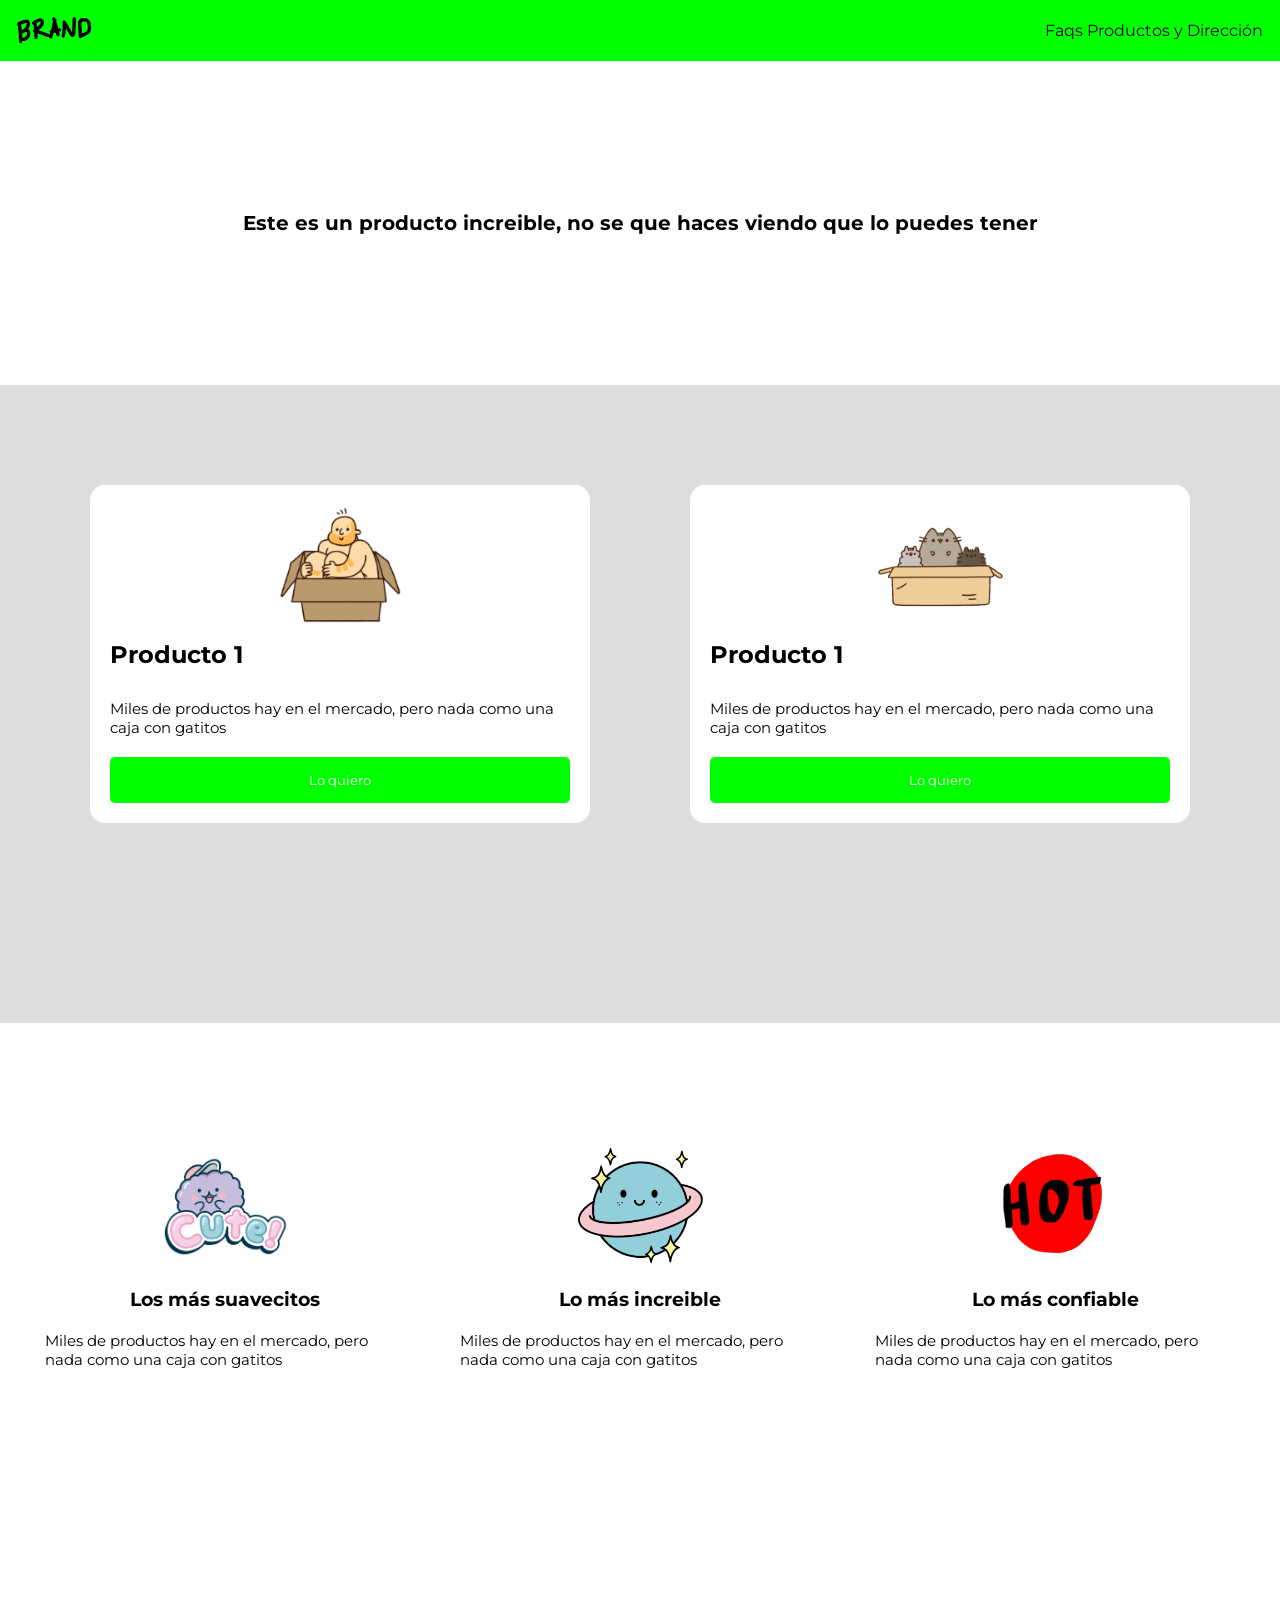
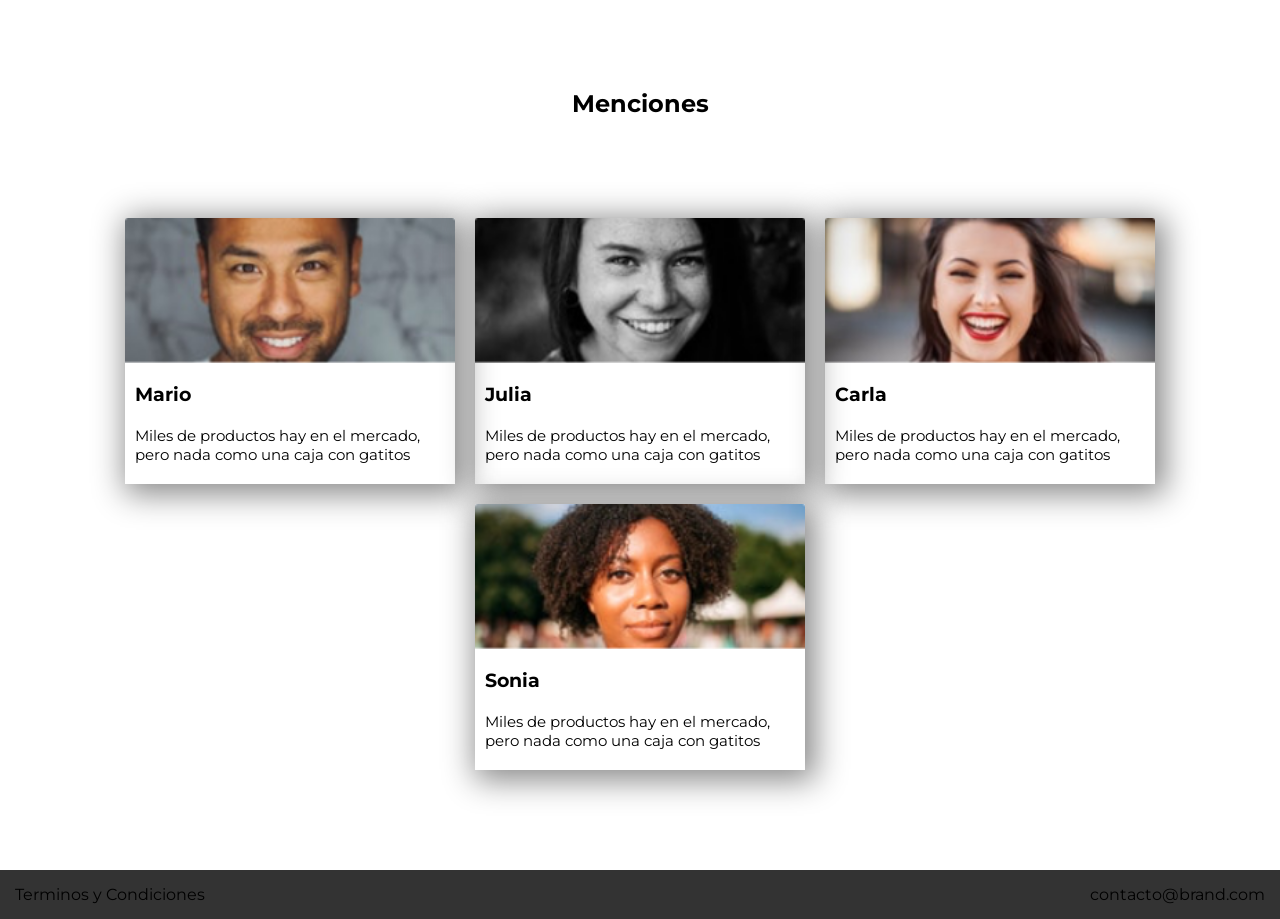
<file: reto3-4/html/index.html>
<!DOCTYPE html>
<html lang="en">
<head>
    <meta charset="UTF-8">
    <meta name="viewport" content="width=device-width, initial-scale=1.0">
    <link rel="stylesheet" type="text/css" href="../css/estilos.css">
    <title>Reto 3 y 4</title>
    <link rel="preconnect" href="https://fonts.googleapis.com">
    <link rel="preconnect" href="https://fonts.gstatic.com" crossorigin>
    <link href="https://fonts.googleapis.com/css2?family=Montserrat:ital,wght@0,100..900;1,100..900&display=swap" rel="stylesheet">
</head>
<body>
    <header>
        <img src="../img/logo.png">
        <div class="links_container">
            <a>Faqs</a>
            <a>Productos y Dirección</a>
        </div>
    </header>
    <section class="titulo_principal_container">
        <h1>Este es un producto increible, no se que haces viendo que lo puedes tener</h1>
    </section>
    <section class="productos_container">
        <div class="producto">
            <img src="../img/box1.png">
            <h2 class="titulo_producto">Producto 1</h2>
            <p class="descripcion_producto">Miles de productos hay en el mercado, pero nada como una caja con gatitos</p>
            <button class="boton_producto">Lo quiero</button>
        </div>
        <div class="producto">
            <img src="../img/box2.png">
            <h2 class="titulo_producto">Producto 1</h2>
            <p class="descripcion_producto">Miles de productos hay en el mercado, pero nada como una caja con gatitos</p>
            <button class="boton_producto">Lo quiero</button>
        </div>
    </section>
    <section class="cards_container">
        <div class="row">
            <div class="col-1 col-md-1 card">
                <img src="../img/b1.png">
                <h3 class="titulo_card">Los más suavecitos</h3>
                <p class="descripcion_card">Miles de productos hay en el mercado, pero nada como una caja con gatitos</p>
            </div>
            <div class="col-2 col-md-2 card">
                <img src="../img/b2.png">
                <h3 class="titulo_card">Lo más increible</h3>
                <p class="descripcion_card">Miles de productos hay en el mercado, pero nada como una caja con gatitos</p>
            </div>
            <div class="col-3 col-md-3 card">
                <img src="../img/b3.png">
                <h3 class="titulo_card">Lo más confiable</h3>
                <p class="descripcion_card">Miles de productos hay en el mercado, pero nada como una caja con gatitos</p>
            </div>
        </div>
    </section>
    <div id="titulo_menciones_container">
        <h2 id="menciones_titulo">Menciones</h2>
    </div>
    <section class="menciones_container">
        <div class="mencion">
            <img src="../img/p1.png">
            <h3 class="nombre_mencion">Mario</h3>
            <p class="descripcion_mencion">Miles de productos hay en el mercado, pero nada como una caja con gatitos</p>
        </div>
        <div class="mencion">
            <img src="../img/p2.png">
            <h3 class="nombre_mencion">Julia</h3>
            <p class="descripcion_mencion">Miles de productos hay en el mercado, pero nada como una caja con gatitos</p>
        </div>
        <div class="mencion">
            <img src="../img/p3.png">
            <h3 class="nombre_mencion">Carla</h3>
            <p class="descripcion_mencion">Miles de productos hay en el mercado, pero nada como una caja con gatitos</p>
        </div>
        <div class="mencion">
            <img src="../img/p4.png">
            <h3 class="nombre_mencion">Sonia</h3>
            <p class="descripcion_mencion">Miles de productos hay en el mercado, pero nada como una caja con gatitos</p>
        </div>
    </section>
    <footer>
        <a>Terminos y Condiciones</a>
        <a>contacto@brand.com</a>
    </footer>
</body>
</html>
</file>
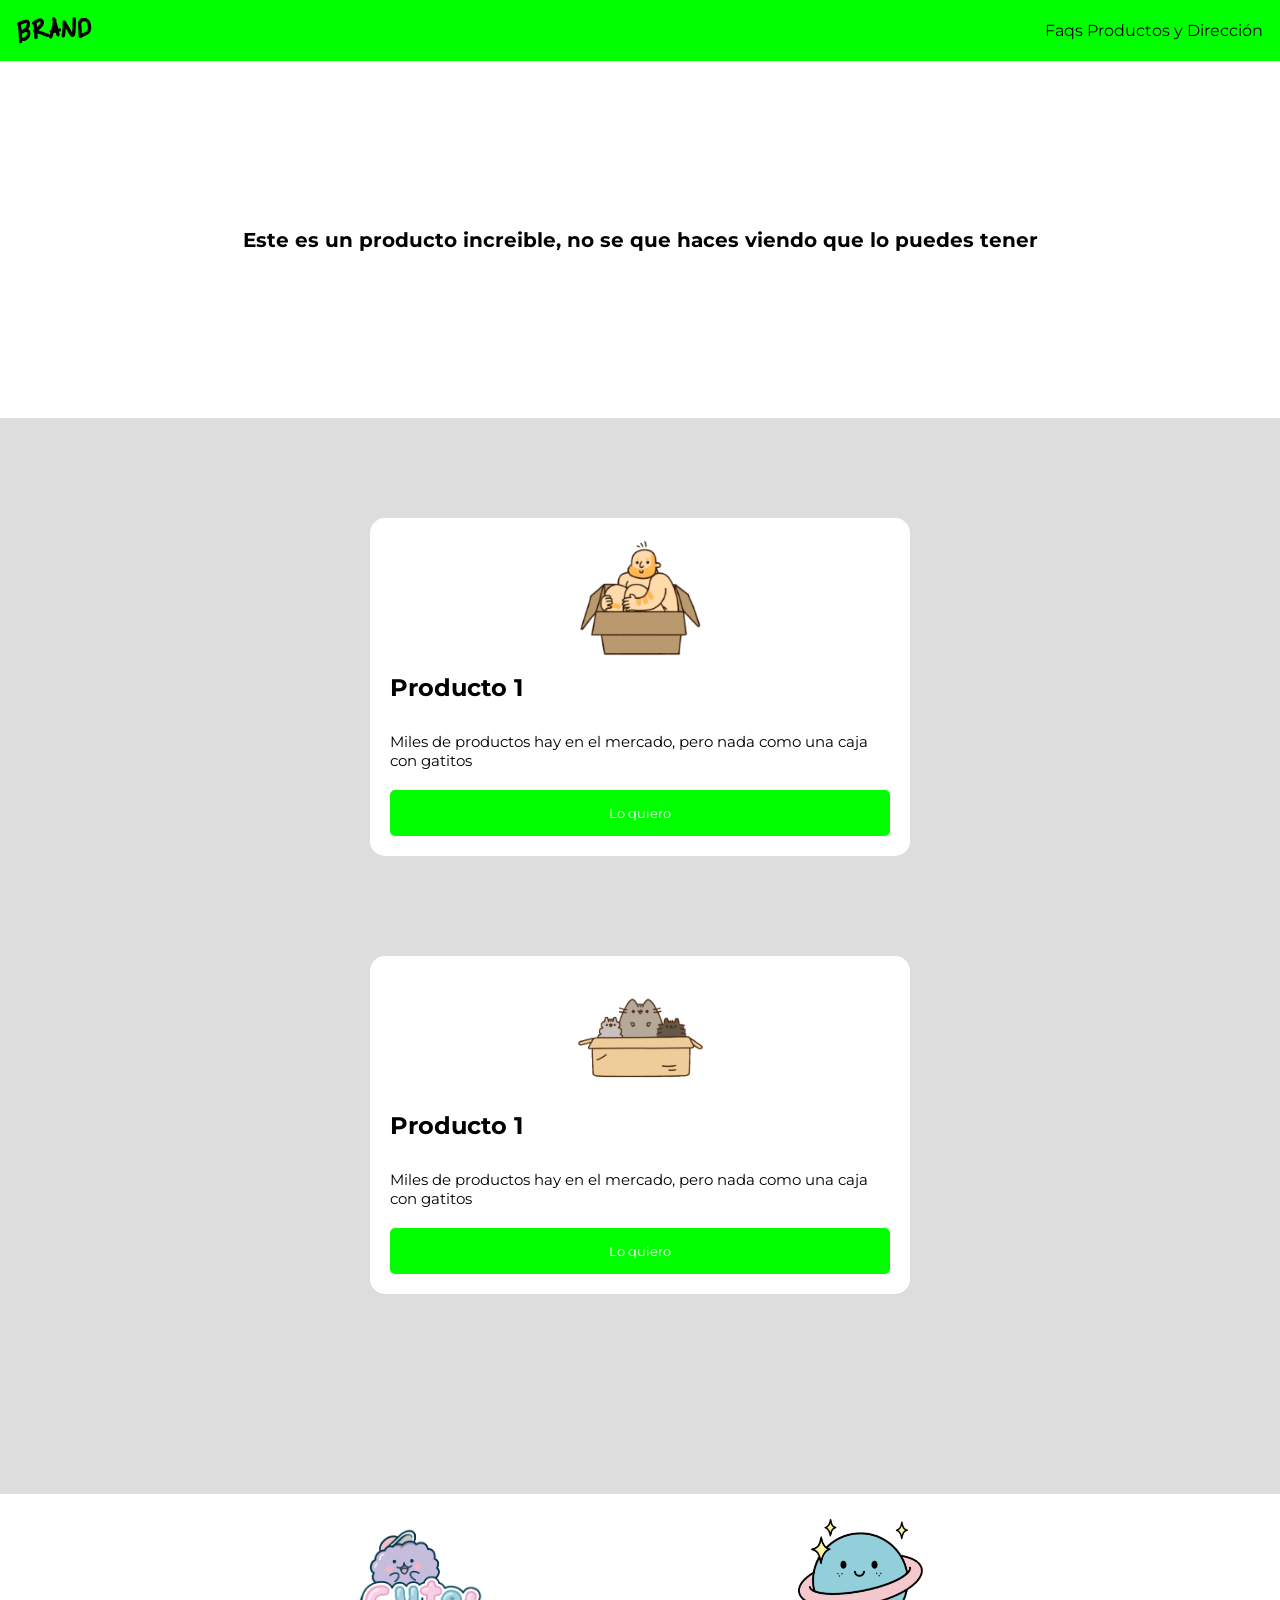
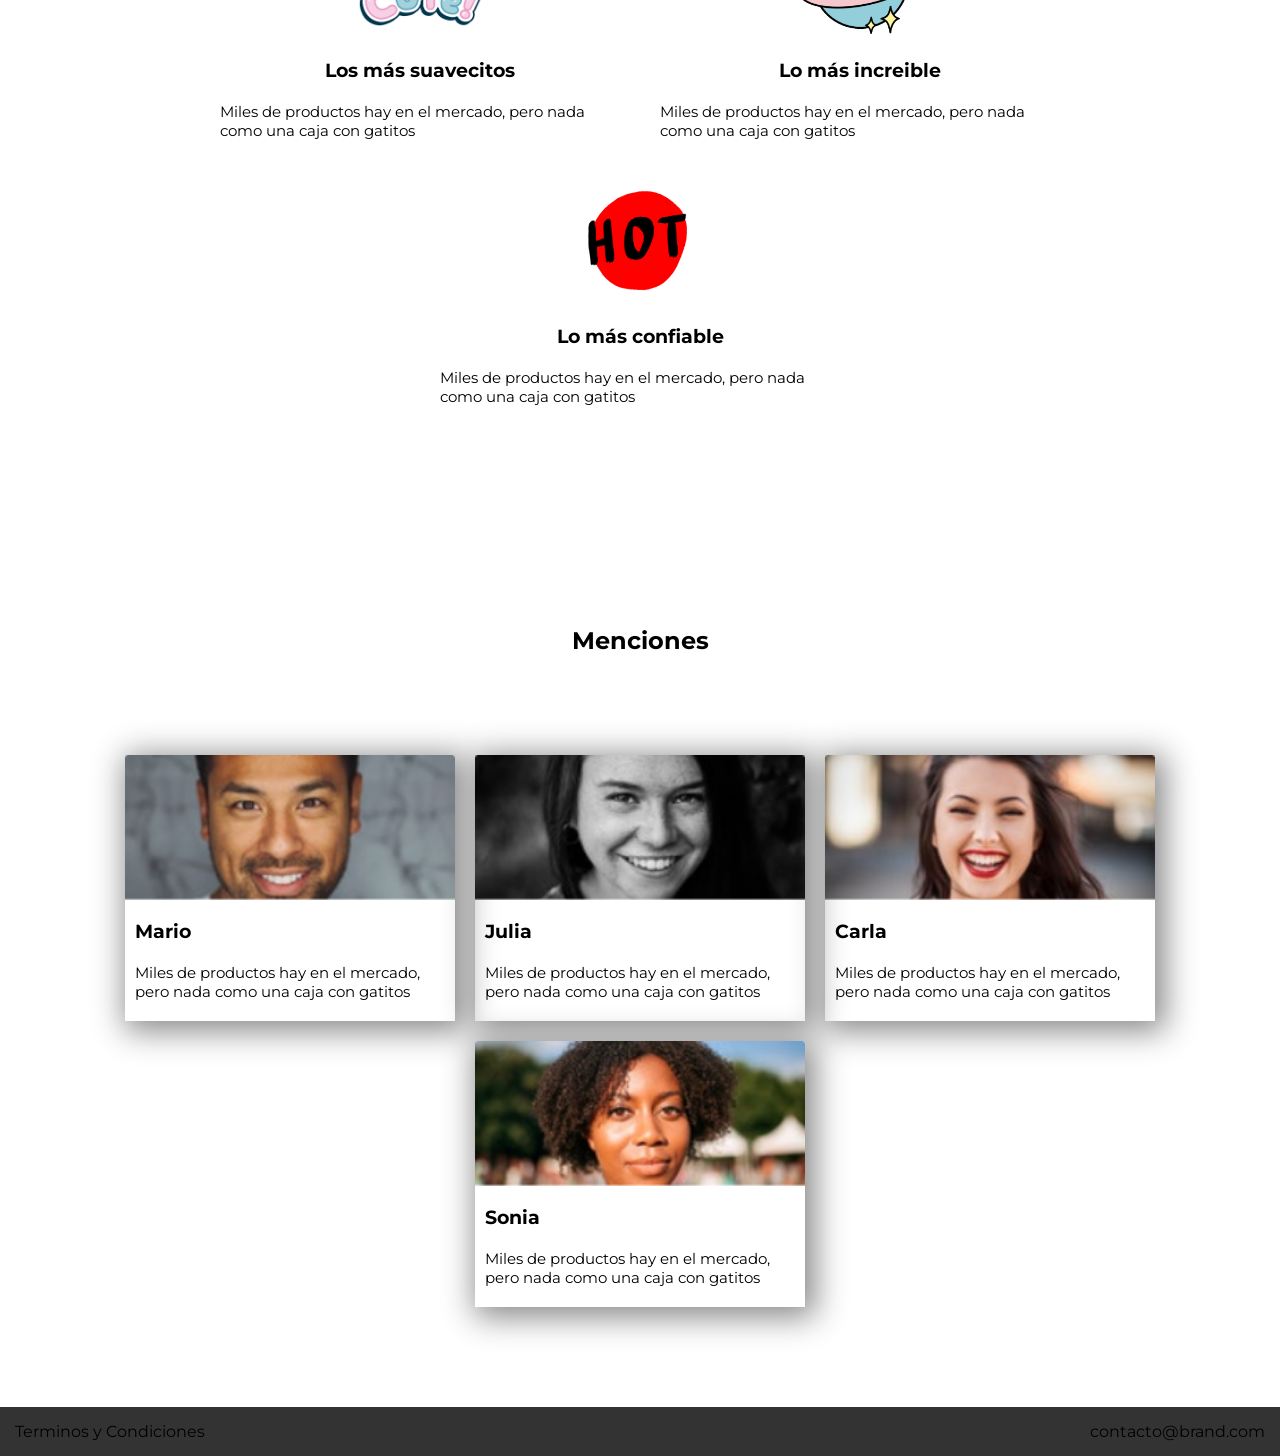
<file: reto3/html/index.html>
<!DOCTYPE html>
<html lang="en">
<head>
    <meta charset="UTF-8">
    <meta name="viewport" content="width=device-width, initial-scale=1.0">
    <link rel="stylesheet" type="text/css" href="../css/estilos.css">
    <title>Reto 3</title>
    <link rel="preconnect" href="https://fonts.googleapis.com">
    <link rel="preconnect" href="https://fonts.gstatic.com" crossorigin>
    <link href="https://fonts.googleapis.com/css2?family=Montserrat:ital,wght@0,100..900;1,100..900&display=swap" rel="stylesheet">
</head>
<body>
    <header>
        <img src="../img/logo.png">
        <div class="links_container">
            <a>Faqs</a>
            <a>Productos y Dirección</a>
        </div>
    </header>
    <section class="titulo_principal_container">
        <h1>Este es un producto increible, no se que haces viendo que lo puedes tener</h1>
    </section>
    <section class="productos_container">
        <div class="producto">
            <img src="../img/box1.png">
            <h2 class="titulo_producto">Producto 1</h2>
            <p class="descripcion_producto">Miles de productos hay en el mercado, pero nada como una caja con gatitos</p>
            <button class="boton_producto">Lo quiero</button>
        </div>
        <div class="producto">
            <img src="../img/box2.png">
            <h2 class="titulo_producto">Producto 1</h2>
            <p class="descripcion_producto">Miles de productos hay en el mercado, pero nada como una caja con gatitos</p>
            <button class="boton_producto">Lo quiero</button>
        </div>
    </section>
    <section class="cards_container">
        <div class="card">
            <img src="../img/b1.png">
            <h3 class="titulo_card">Los más suavecitos</h3>
            <p class="descripcion_card">Miles de productos hay en el mercado, pero nada como una caja con gatitos</p>
        </div>
        <div class="card">
            <img src="../img/b2.png">
            <h3 class="titulo_card">Lo más increible</h3>
            <p class="descripcion_card">Miles de productos hay en el mercado, pero nada como una caja con gatitos</p>
        </div>
        <div class="card">
            <img src="../img/b3.png">
            <h3 class="titulo_card">Lo más confiable</h3>
            <p class="descripcion_card">Miles de productos hay en el mercado, pero nada como una caja con gatitos</p>
        </div>
    </section>
    <div id="titulo_menciones_container">
        <h2 id="menciones_titulo">Menciones</h2>
    </div>
    <section class="menciones_container">
        <div class="mencion">
            <img src="../img/p1.png">
            <h3 class="nombre_mencion">Mario</h3>
            <p class="descripcion_mencion">Miles de productos hay en el mercado, pero nada como una caja con gatitos</p>
        </div>
        <div class="mencion">
            <img src="../img/p2.png">
            <h3 class="nombre_mencion">Julia</h3>
            <p class="descripcion_mencion">Miles de productos hay en el mercado, pero nada como una caja con gatitos</p>
        </div>
        <div class="mencion">
            <img src="../img/p3.png">
            <h3 class="nombre_mencion">Carla</h3>
            <p class="descripcion_mencion">Miles de productos hay en el mercado, pero nada como una caja con gatitos</p>
        </div>
        <div class="mencion">
            <img src="../img/p4.png">
            <h3 class="nombre_mencion">Sonia</h3>
            <p class="descripcion_mencion">Miles de productos hay en el mercado, pero nada como una caja con gatitos</p>
        </div>
    </section>
    <footer>
        <a>Terminos y Condiciones</a>
        <a>contacto@brand.com</a>
    </footer>
</body>
</html>
</file>
<file: reto3-4/css/estilos.css>
* {
    box-sizing: border-box;
    margin: 0;
    padding: 0;
}



:root {
    --color-principal:#000;
    --color-secundario: #0f0;
    --color-fondo: #fff;
    --fuente-principal: Montserrat;
}
body {
    background-color:var(--color-fondo);
    margin:0px;
}
header {
    display: flex;
    justify-content: space-between;
    align-items: center;
    flex-direction: row;
    background-color:var(--color-secundario);
    flex-wrap: wrap;
    padding:17px;
}
header img {
    width:75px;
}
.links_container a {
    color:var(--color-principal);
    font-family:var(--fuente-principal);
}


.titulo_principal_container {
    display: flex;
    background-color: var(--color-fondo);
    justify-content: center;
    align-items: center;
}
.titulo_principal_container h1 {
    color: var(--color-principal);
    text-align: center;
    font-family: var(--fuente-principal);
    font-size: 20px;
    padding: 150px 70px 150px 70px;
}



.productos_container {
    display: flex;
    flex-direction: row;
    flex-wrap: wrap;
    justify-content: center;
    align-items:center;
    background-color: #ddd;
    gap: 100px;
    padding: 100px 70px 200px 70px;
}
.producto {
    display:flex;
    background-color: var(--color-fondo);
    border-radius: 15px;
    flex-direction:column;
    padding: 20px;
    width:500px;

}
.producto img {
    width: 125px;
    height: 125px;
    object-fit: contain;
    align-self: center;
}
.titulo_producto {
    padding: 10px 0px;
    color:var(--color-principal);
    margin: 0px;
    font-family: var(--fuente-principal);
}
.descripcion_producto {
    color: var(--color-principal);
    padding:20px 0px;
    margin:0px;
    font-family: var(--fuente-principal);
    font-size: 15px;
}
.boton_producto {
    background-color:var(--color-secundario);
    font-family: var(--fuente-principal);
    border-radius: 5px;
    color:#fff;
    font-weight: 3px;
    padding: 15px 150px;
    border: 0px;
    cursor:pointer;
}
.boton_producto:hover {
    transform: translateY(1px);
    background-color:#0b0;
}




.cards_container {
    width:100%;
    max-width: 1500px;
    margin: 0 auto;
    padding: 100px 15px;
}
.row {
    display: flex;
    flex-direction: row;
    flex-wrap: wrap;
    justify-content: center;
    gap:15px;
}
.card {
    display:flex;
    flex-direction: column;
    align-items: center;
    padding: 20px;
    cursor: pointer;
}
.card:hover {
    box-shadow: 0px 5px 30px 5px #ccc;
}
.col-md-1 {
    width: calc(100% - 15px);
}
 .col-md-2 {
    width: calc(100% - 15px);
}
.col-md-3 {
    width: calc(100% - 15px);
}
.card img {
    width: 125px;
    height: 125px;
    object-fit: contain;
}
.titulo_card {
    padding: 20px 0px;
    color:var(--color-principal);
    margin: 0px;
    font-family: var(--fuente-principal);
}
.descripcion_card {
    color: var(--color-principal);
    padding:0px;
    margin:0px;
    font-family: var(--fuente-principal);
    font-size: 15px;
    align-self: flex-start;
}


#titulo_menciones_container {
    display: flex;
    flex-direction: row;
    justify-content: center;
    margin-top: 200px;
    margin-bottom: 100px;
}
#menciones_titulo {
    color:var(--color-principal);
    margin: 0px;
    font-family: var(--fuente-principal);
}



.menciones_container {
    display: flex;
    flex-direction: row;
    flex-wrap: wrap;
    justify-content: center;
    gap: 20px;
}
.mencion {
    display:flex;
    flex-direction: column;
    width:330px;
    box-shadow: 5px 5px 30px 5px #888;
}
.mencion img {
    width: 330px;
}
.nombre_mencion {
    padding: 20px 10px;
    color:var(--color-principal);
    margin: 0px;
    font-family: var(--fuente-principal);
}
.descripcion_mencion {
    padding: 0px 10px;
    padding-bottom: 20px;
    color:var(--color-principal);
    margin: 0px;
    font-family: var(--fuente-principal);
    font-size: 15px;
}




footer {
    background-color: #333;
    padding: 15px;
    margin-top: 100px;
    display:flex;
    justify-content: space-between;
    flex-direction: row;
    flex-wrap: wrap;
    align-items: center;
}
footer a {
    color:var(--color-principal);
    margin: 0px;
    font-family: var(--fuente-principal);
}



@media(min-width: 700px) {
    .col-1 { width:400px;}
    .col-2 {width:400px;}
    .col-3 {width:400px;}
}
</file>
<file: reto3/css/estilos.css>
:root {
    --color-principal:#000;
    --color-secundario: #0f0;
    --color-fondo: #fff;
    --fuente-principal: Montserrat;
}
body {
    background-color:var(--color-fondo);
    margin:0px;
}
header {
    display: flex;
    justify-content: space-between;
    align-items: center;
    flex-direction: row;
    background-color:var(--color-secundario);
    flex-wrap: wrap;
    padding:17px;
}
header img {
    width:75px;
}
.links_container a {
    color:var(--color-principal);
    font-family:var(--fuente-principal);
}


.titulo_principal_container {
    display: flex;
    background-color: var(--color-fondo);
    justify-content: center;
    align-items: center;
}
.titulo_principal_container h1 {
    color: var(--color-principal);
    text-align: center;
    font-family: var(--fuente-principal);
    font-size: 20px;
    padding: 150px 70px 150px 70px;
}



.productos_container {
    display: flex;
    flex-direction: row;
    flex-wrap: wrap;
    justify-content: center;
    align-items:center;
    background-color: #ddd;
    gap: 100px;
    padding: 100px 70px 200px 70px;
}
.producto {
    display:flex;
    background-color: var(--color-fondo);
    border-radius: 15px;
    flex-direction:column;
    padding: 20px;
    width:500px;

}
.producto img {
    width: 125px;
    height: 125px;
    object-fit: contain;
    align-self: center;
}
.titulo_producto {
    padding: 10px 0px;
    color:var(--color-principal);
    margin: 0px;
    font-family: var(--fuente-principal);
}
.descripcion_producto {
    color: var(--color-principal);
    padding:20px 0px;
    margin:0px;
    font-family: var(--fuente-principal);
    font-size: 15px;
}
.boton_producto {
    background-color:var(--color-secundario);
    font-family: var(--fuente-principal);
    border-radius: 5px;
    color:#fff;
    font-weight: 3px;
    padding: 15px 150px;
    border: 0px;
}




.cards_container {
    display: flex;
    flex-direction: row;
    flex-wrap: wrap;
    justify-content: center;
}

.card {
    display:flex;
    flex-direction: column;
    align-items: center;
    padding: 20px;
    width:400px;
}
.card img {
    width: 125px;
    height: 125px;
    object-fit: contain;
}
.titulo_card {
    padding: 20px 0px;
    color:var(--color-principal);
    margin: 0px;
    font-family: var(--fuente-principal);
}
.descripcion_card {
    color: var(--color-principal);
    padding:0px;
    margin:0px;
    font-family: var(--fuente-principal);
    font-size: 15px;
    align-self: flex-start;
}


#titulo_menciones_container {
    display: flex;
    flex-direction: row;
    justify-content: center;
    margin-top: 200px;
    margin-bottom: 100px;
}
#menciones_titulo {
    color:var(--color-principal);
    margin: 0px;
    font-family: var(--fuente-principal);
}



.menciones_container {
    display: flex;
    flex-direction: row;
    flex-wrap: wrap;
    justify-content: center;
    gap: 20px;
}
.mencion {
    display:flex;
    flex-direction: column;
    width:330px;
    box-shadow: 5px 5px 30px 5px #888;
}
.mencion img {
    width: 330px;
}
.nombre_mencion {
    padding: 20px 10px;
    color:var(--color-principal);
    margin: 0px;
    font-family: var(--fuente-principal);
}
.descripcion_mencion {
    padding: 0px 10px;
    padding-bottom: 20px;
    color:var(--color-principal);
    margin: 0px;
    font-family: var(--fuente-principal);
    font-size: 15px;
}




footer {
    background-color: #333;
    padding: 15px;
    margin-top: 100px;
    display:flex;
    justify-content: space-between;
    flex-direction: row;
    flex-wrap: wrap;
    align-items: center;
}
footer a {
    color:var(--color-principal);
    margin: 0px;
    font-family: var(--fuente-principal);
}
</file>
